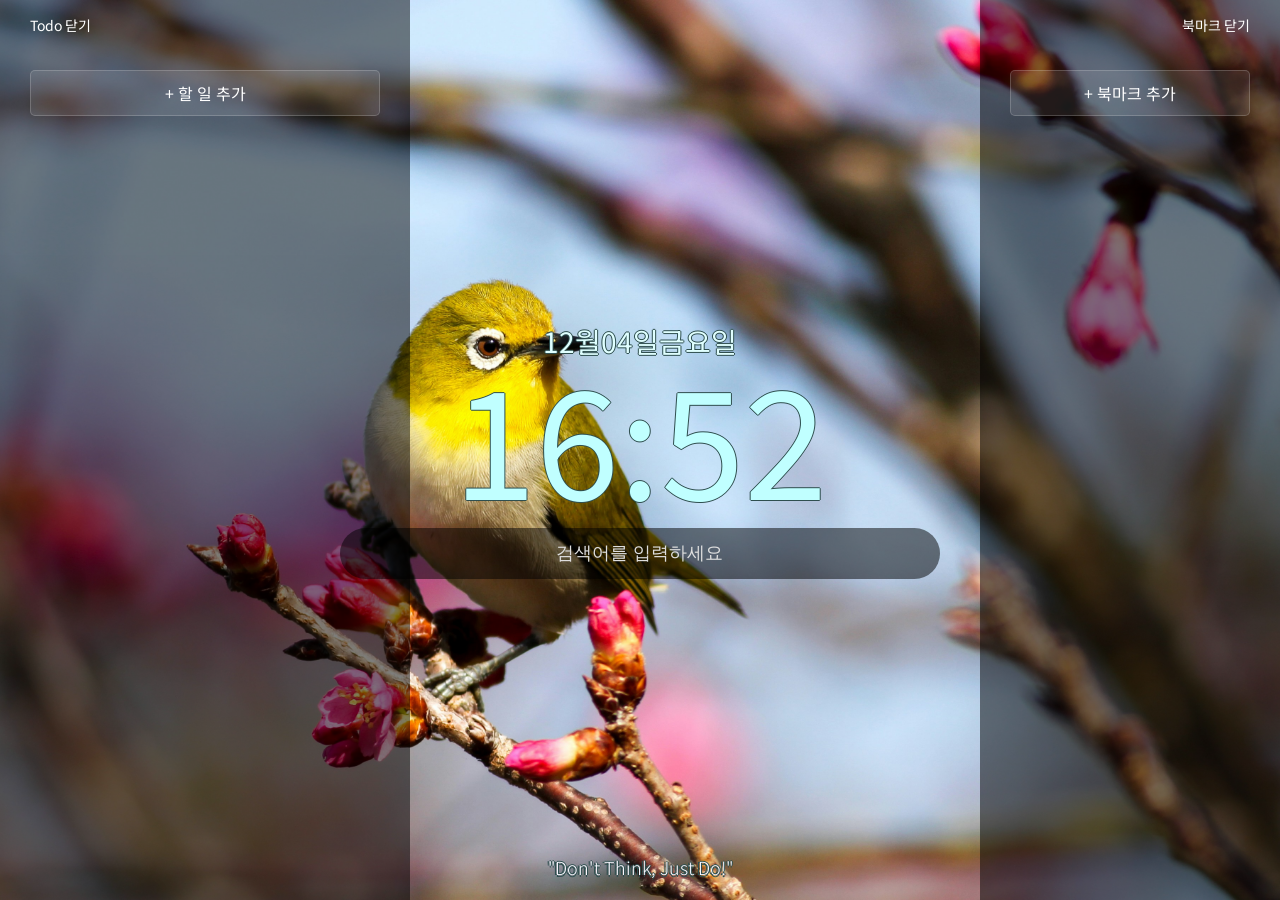
<file: index.html>
<!DOCTYPE html>
<html>
    <head>
        <title>newtab</title>
        <meta charset="UTF-8" />
		    <link rel="preconnect" href="https://fonts.googleapis.com">
				<link rel="preconnect" href="https://fonts.gstatic.com" crossorigin>
				<link href="https://fonts.googleapis.com/css2?family=Noto+Sans+KR:wght@300;400&display=swap" rel="stylesheet">
				<link rel="stylesheet" href="./css/main.css" />
    </head>
    <body>
        <div class="main-container">
            <div class="main-wrapper">
                <div class="today-info">
                    <div class="date" id="date">
                        <!-- 날짜&요일 -->
                    </div>
                    <div class="time" id="time">
                        <!-- 현재 시간 -->
                    </div>
                </div>
                <div class="search">
                    <input id="search-input" placeholder="검색어를 입력하세요" />
                </div>
            </div>
            <div class="quote" id="quote">
                
            </div>
        </div>

        <!---->
        <div class="todo-open" id="todo-open">
            <div id="todo-open-btn">Todo 닫기</div>
        </div>
        <div class="todo-close" id="todo-close">
            <div id="todo-close-btn">Todo 열기</div>
        </div>
    
        <div class="todo-bar" id="todo-bar">
            <!-- Todo 바 -->
            <div class="todo-item-add-btn" id="todo-item-add-btn">
                + 할 일 추가
            </div>
            <!-- 새로운 Todo 작성폼 -->
            <div class="todo-item-input-form" id="todo-item-input-form">
                <div class="todo-input">
                    <div class="new-todo-name">
                        <div class="label">해야 할 일</div>
                        <input id="new-todo-name-input" />
                    </div>
                </div>
                <div class="todo-item-input-btn">
                    <div class="todo-cancel-btn" id="todo-cancel-btn">취소</div>
                    <div class="todo-add-btn" id="todo-add-btn">추가</div>
                </div>
            </div>
            <!-- 북마크 리스트 -->
            <div class="todo-list" id="todo-list"></div>
        </div>
        <!---->

        <div class="bookmark-open" id="bookmark-open">
            <div id="bookmark-open-btn">북마크 닫기</div>
        </div>
        <div class="bookmark-close" id="bookmark-close">
            <div id="bookmark-close-btn">북마크 열기</div>
        </div>
    
        <div class="bookmark-bar" id="bookmark-bar">
            <!-- 북마크 바 -->
            <div class="bookmark-item-add-btn" id="bookmark-item-add-btn">
                + 북마크 추가
            </div>
            <!-- 새로운 북마크 작성폼 -->
            <div class="bookmark-item-input-form" id="bookmark-item-input-form">
                <div class="bookmark-input">
                    <div class="new-bookmark-name">
                        <div class="label">이름</div>
                        <input id="new-bookmark-name-input" />
                    </div>
                    <div class="new-bookmark-url">
                        <div class="label">주소</div>
                        <input id="new-bookmark-url-input" />
                    </div>
                </div>
                <div class="bookmark-item-input-btn">
                    <div class="cancel-btn" id="cancel-btn">취소</div>
                    <div class="add-btn" id="add-btn">추가</div>
                </div>
            </div>
            <!-- 북마크 리스트 -->
            <div class="bookmark-list" id="bookmark-list"></div>
        </div>

    <script src="./js/clock.js"></script>
    <script src="./js/search.js"></script>
    <script src="./js/quote.js"></script>
    <script src="./js/bookmark-toggle.js"></script>
    <script src="./js/bookmark.js"></script>
    <script src="./js/background.js"></script>

    <script src="./js/todo-list.js"></script>
    <script src="./js/todo-toggle.js"></script>
    </body>
</html>
</file>
<file: css/main.css>
:root {
    --xlarge: 150px;
    --large: 28px;
    --medium: 18px;
    --small: 16px;
    --xsmall: 14px;
    --xxsmall : 10px;
}

body {
    margin: 0 auto;
    width: 100%;;
    font-family: "Noto Sans KR", sans-serif;
}

.main-container{
    display: flex;
    justify-content: center;
    align-items: center;
    height: 100vh;
    position: relative;
}

.main-container .main-wrapper{
    text-align: center;
    position: fixed;
}

/* 시계 */
.main-wrapper .date {
    font-size: var(--large);
    font-weight: 400;
    color:#E0FFFF;
    text-shadow: -1.3px 0px #2F4F4F, 0px 1.3px #2F4F4F, 1.3px 0px #2F4F4F, 0px -1.3px #2F4F4F;
}
.main-wrapper .time {
    font-size: var(--xlarge);
    font-weight: 400;
    margin-top: -35px;
    color:#c0ffff;
    /* color: #E0FFFF; */
    text-shadow: -1px 0px #2F4F4F, 0px 1px #2F4F4F, 1px 0px #2F4F4F, 0px -1px #2F4F4F;
}

/* 검색 */
.main-wrapper .search {
    display: flex;
    justify-content: center;
}
.main-wrapper #search-input {
    background-color: rgba(0, 0, 0, 0.5);
    color: white;
    font-size: var(--medium);
    padding: 15px 0px;
    border-radius: 30px;
    border: 0px;
    width: 600px;
    text-align: center;
    margin-top: -15px;
}
.main-wrapper #search-input::placeholder{
    color: rgb(222, 222, 222);
    font-size: var(--medium);
}

/* 명언 */
.quote {
    font-size: calc(var(--small) + 2px);
    position: fixed;
    bottom: 0;
    max-width: 800px;
    padding: 0 10px;
    margin-bottom: 20px;
    font-weight: 300;
		text-align: center;
    color:#F8F8FF;
    text-shadow: -1.5px 0px #2F4F4F, 0px 1.5px #2F4F4F, 1.5px 0px #2F4F4F, 0px -1.5px #2F4F4F;
}

/* 북마크 */
.bookmark-open {
    width: 240px;
    padding: 15px 30px;
    font-size: var(--xsmall);
    height: 20px;
    position: absolute;
    top: 0px;
    right: 0px;
    color: white;
    background-color: rgba(0, 0, 0, 0.5);
    display: flex;
    justify-content: flex-end;
}

.bookmark-close {
    width: 240px;
    padding: 15px 30px;
    font-size: var(--xsmall);
    height: 20px;
    position: absolute;
    top: 0px;
    right: 0px;
    color: white;
    text-shadow: -1.5px 0px #696969, 0px 1.5px #696969, 1.5px 0px #696969, 0px -1.5px #696969;
    /* background-color: rgba(0, 0, 0, 0.5); */
    display: flex;
    justify-content: flex-end;
}

/* 북마크 div에 마우스 올리면 발생하는 이벤트 : 커서 모양 변환*/
.bookmark-open div {
    cursor: pointer;
}

.bookmark-close div {
    cursor: pointer;
}

/* 북마크 네모칸 색상, 크기, 배치 설정 */
.bookmark-bar {
    width: 240px;
    background-color: rgba(0, 0, 0, 0.5);
    position: absolute;
    top: 50px;
    right: 0px;
    min-height: calc(100vh - 70px);
    padding: 10px 30px;
    color: white;
}

/* 북마크 아이템 추가 버튼*/
.bookmark-item-add-btn {
    padding: 10px;  
    font-size: var(--small);
    cursor: pointer;
    display: flex;
    justify-content: center;
    border-radius: 5px;
    background-color: rgba(255, 255, 255, 0.1);
    border: rgba(241, 241, 241, 0.2) 0.5px solid;
    margin-bottom: 35px;
    margin-top: 10px;
}

.bookmark-item-add-btn:hover {
    background-color: rgba(255, 255, 255, 0.2);
}

/* 북마크 아이템 추가 폼*/
.bookmark-item-input-form {
    background-color: rgba(255, 255, 255, 0.1);
    border: rgba(241, 241, 241, 0.2) 0.5px solid;
    font-size: var(--small);
    border-radius: 5px;
    padding: 12px;
    margin-top: 20px;
    margin-bottom: 20px;
}

.bookmark-item-input-form .bookmark-input {
    margin-bottom: 12px;
}

.bookmark-item-input-form .bookmark-input .label {
    margin-bottom: 3px;
    font-size: var(--xsmall);
}

.bookmark-item-input-form .bookmark-input input {
    width: 200px;
    height: 20px;
    border-radius: 5px;
    padding: 5px;
}

.bookmark-item-input-form .bookmark-item-input-btn {
    display: flex;
    justify-content: space-between;
    font-size: var(--xsmall);
    margin-top: 5px;
}

.bookmark-item-input-btn div {
    padding: 5px 35px;
    border-radius: 5px;
    border: rgba(241, 241, 241, 0.2) 0.5px solid;
    cursor: pointer;
}

.bookmark-item-input-btn div:hover {
    background-color: rgba(255, 255, 255, 0.1);
}

/* 북마크 리스트 */
.bookmark-list a {
    display: flex;
    color: white;
    text-decoration: none;
}

.bookmark-list .url-icon {
    margin-right: 8px;
}

.url-icon img {
    vertical-align: middle;
}

/* 북마크 아이템 */
.bookmark-list .bookmark-item {
    background-color: rgba(255, 255, 255, 0.1);
    border: rgba(241, 241, 241, 0.2) 0.5px solid;
    font-size: var(—-small);
    border-radius: 5px;
    padding: 15px;
    margin-bottom: 20px;
    display: flex;
    justify-content: space-between;
    align-items: center;
}

.bookmark-item .del-btn {
    font-size: var(—-xxsmall);
    color: lightgray;
    vertical-align: middle;
    cursor: pointer;
}



/* TodoList */
.todo-open {
    width: 350px;
    padding: 15px 30px;
    font-size: var(--xsmall);
    height: 20px;
    position: absolute;
    top: 0px;
    left: px;
    color: white;
    background-color: rgba(0, 0, 0, 0.5);
    display: flex;
    justify-content: flex-start;
    z-index: 100; /* 다른 요소 위에 표시되도록 */
}

.todo-close {
    width: 350px;
    padding: 15px 30px;
    font-size: var(--xsmall);
    height: 20px;
    position: absolute;
    top: 0px;
    left: 0px;
    text-align: left;
    color: white;
    text-shadow: -1.5px 0px #696969, 0px 1.5px #696969, 1.5px 0px #696969, 0px -1.5px #696969;
    /* background-color: rgba(0, 0, 0, 0.5); */
    display: flex;
    justify-content: flex-start;
    z-index: 100; /* 다른 요소 위에 표시되도록 */
}

.todo-wrapper {
    position: relative;
    width: 100%; /* 또는 적절한 width */
    height: auto; /* 또는 고정 height */
}

/* 할 일 div에 마우스 올리면 발생하는 이벤트 : 커서 모양 변환*/
.todo-open div {
    cursor: pointer;
}

.todo-close div {
    cursor: pointer;
}

/* 할 일 네모칸 색상, 크기, 배치 설정 */
.todo-bar {
    width: 350px;
    background-color: rgba(0, 0, 0, 0.5);
    position: absolute;
    top: 50px;
    left: 0px;
    min-height: calc(100vh - 70px);
    padding: 10px 30px;
    color: white;
}

/* 할 일 아이템 추가 버튼*/
.todo-item-add-btn {
    padding: 10px;  
    font-size: var(--small);
    cursor: pointer;
    display: flex;
    justify-content: center;
    border-radius: 5px;
    background-color: rgba(255, 255, 255, 0.1);
    border: rgba(241, 241, 241, 0.2) 0.5px solid;
    margin-bottom: 35px;
    margin-top: 10px;
}
#todo-add-btn{
    transform: translateX(-10px); /* 왼쪽으로 10px 이동 */
}

.todo-item-add-btn:hover {
    background-color: rgba(255, 255, 255, 0.2);
}

/* 할 일 아이템 추가 폼*/
.todo-item-input-form {
    background-color: rgba(255, 255, 255, 0.1);
    border: rgba(241, 241, 241, 0.2) 0.5px solid;
    font-size: var(--small);
    border-radius: 5px;
    padding: 12px;
    margin-top: 20px;
    margin-bottom: 20px;
}

.todo-item-input-form .todo-input {
    margin-bottom: 12px;
}

.todo-item-input-form .todo-input .label {
    margin-bottom: 3px;
    font-size: var(--xsmall);
}

.todo-item-input-form .todo-input input {
    width: 300px;
    height: 20px;
    border-radius: 5px;
    padding: 5px;
}

.todo-item-input-form .todo-item-input-btn {
    display: flex;
    justify-content: space-between;
    font-size: var(--xsmall);
    margin-top: 5px;
}

/* 할 일 추가할 때 글자크기 변경 */
.todo-item-input-form .todo-input .label{
    font-size: calc(var(--xsmall) + 2px);
}
#new-todo-name-input {
    font-size: 16px; /* 원하는 크기로 설정 */
}

.todo-item-input-btn div {
    padding: 5px 35px;
    border-radius: 5px;
    border: rgba(241, 241, 241, 0.2) 0.5px solid;
    cursor: pointer;
}

.todo-item-input-btn div:hover {
    background-color: rgba(255, 255, 255, 0.1);
}

/* 할 일 리스트 */
.todo-list a {
    display: flex;
    color: white;
    text-decoration: none;
}

/* 할 일 아이템 */
.todo-list .todo-item {
    background-color: rgba(255, 255, 255, 0.1);
    border: rgba(241, 241, 241, 0.2) 0.5px solid;
    font-size: var(—-small);
    border-radius: 5px;
    padding: 15px;
    margin-bottom: 20px;
    display: flex;
    justify-content: space-between;
    align-items: center;
}

.todo-item .del-btn {
    font-size: var(—-xxsmall);
    color: lightgray;
    vertical-align: middle;
    cursor: pointer;
}
</file>
